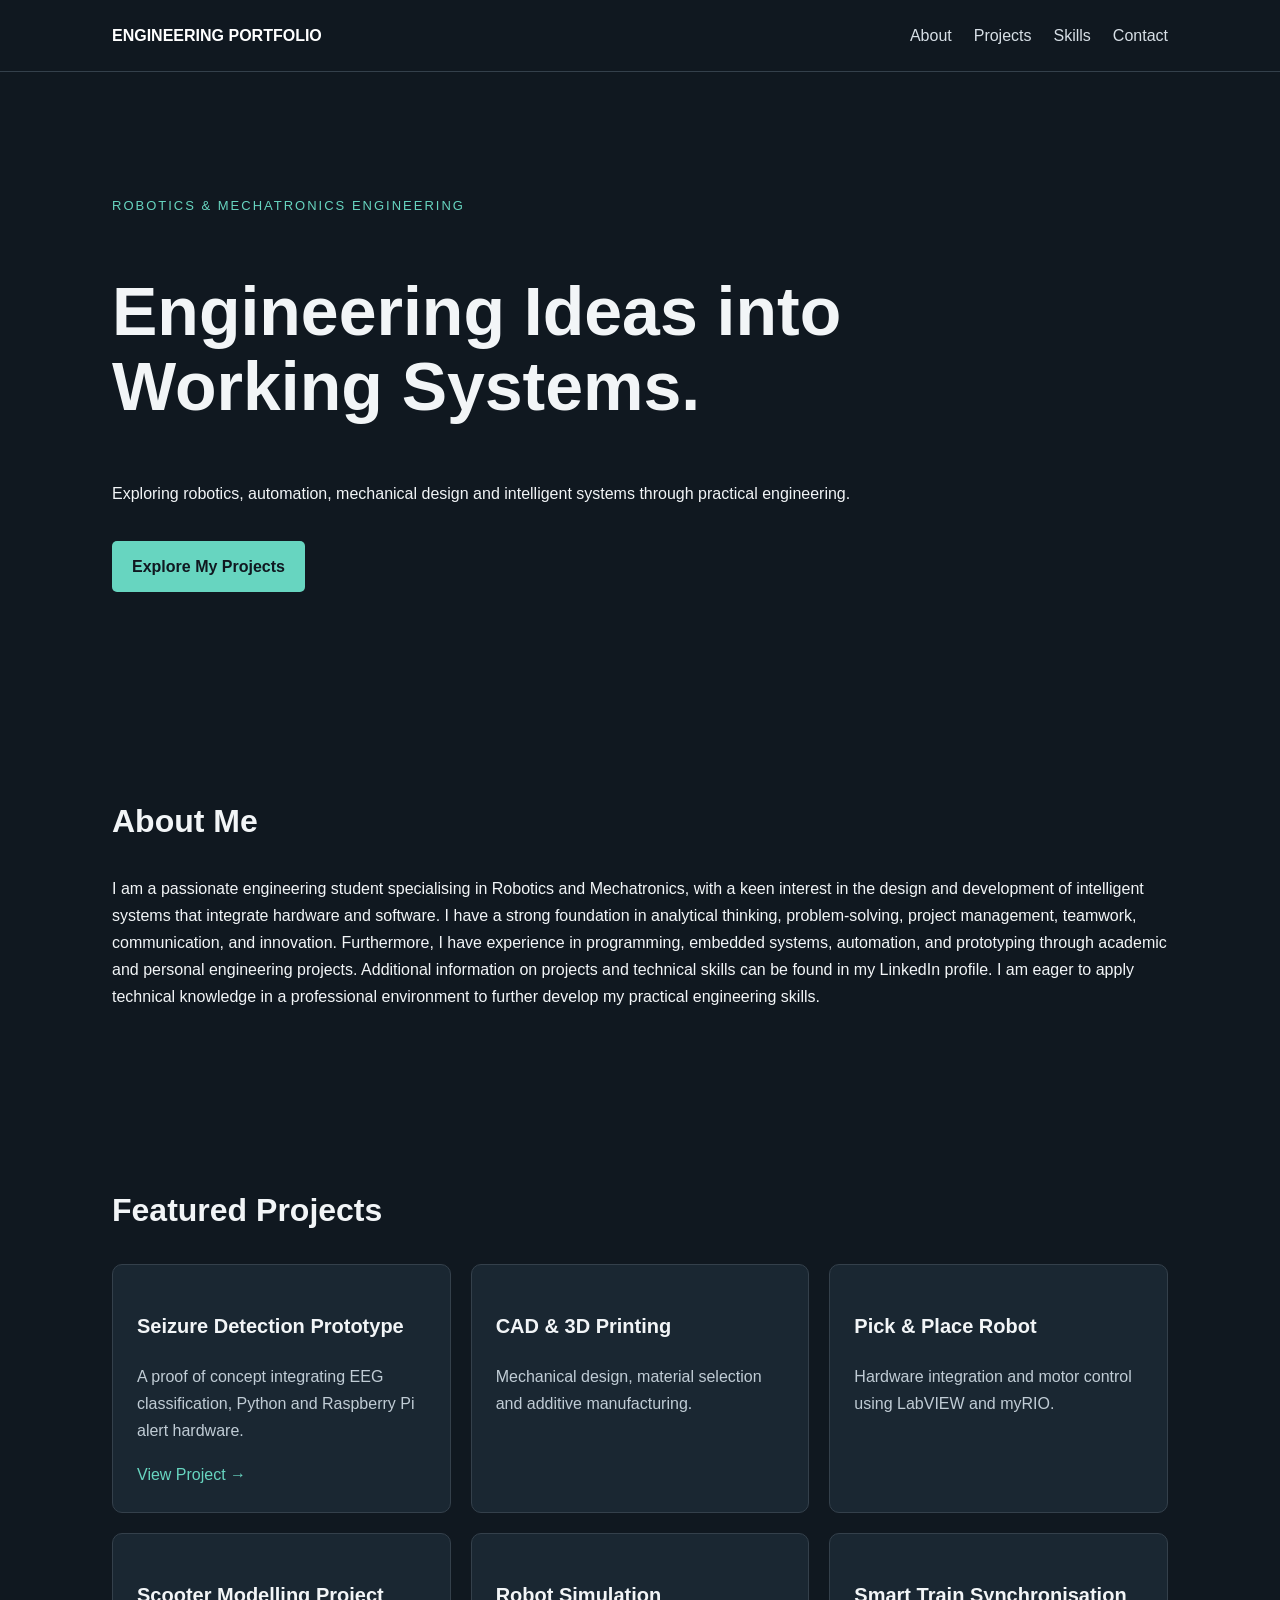
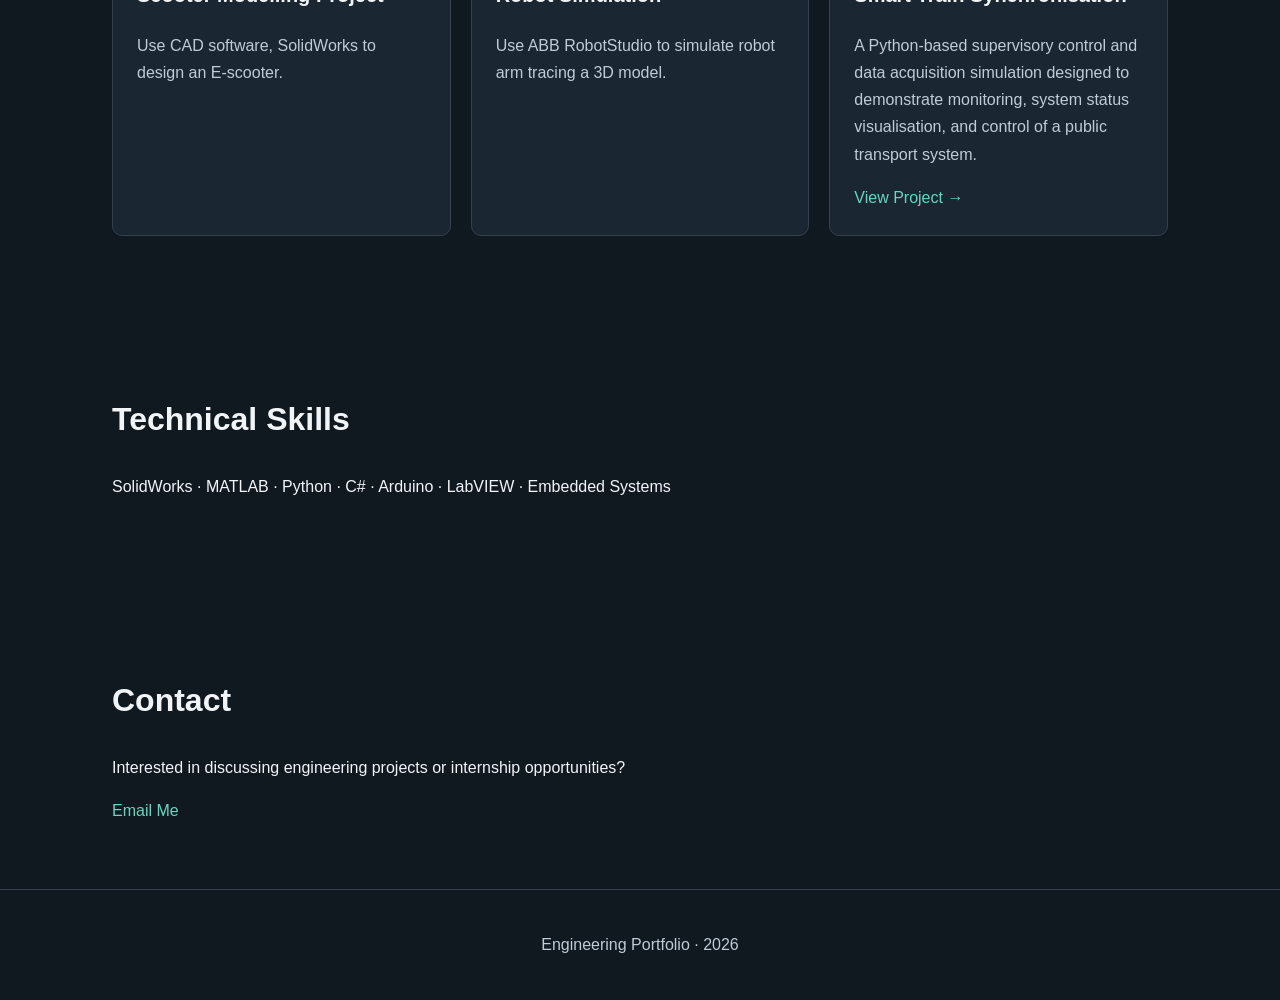
<file: index.html>
<!DOCTYPE html>
<html lang="en">
<head>
    <meta charset="UTF-8">
    <!-- makes it so that the website scales to whatever device you are using -->
    <meta name="viewport" content="width=device-width, initial-scale=1.0">

    <!-- Does not effect the webpage -->
    <title>Minupa's Engineering Portfolio</title>

    <link rel="stylesheet" href="style.css">
</head>

<body>

    <header>
        <nav>
            <a href="index.html" class="logo">ENGINEERING PORTFOLIO</a>

            <div class="nav-links">
                <a href="#about">About</a>
                <a href="#projects">Projects</a>
                <a href="#skills">Skills</a>
                <a href="#contact">Contact</a>
            </div>
        </nav>
    </header>

    <main>

        <section class="hero">
            <p class="eyebrow">ROBOTICS & MECHATRONICS ENGINEERING</p>

            <h1>Engineering Ideas into Working Systems.</h1>

            <p>
                Exploring robotics, automation, mechanical design and intelligent systems through practical engineering.
            </p>

            <a href="#projects" class="button">Explore My Projects</a>
        </section>

        <section id="about">
            <h2>About Me</h2>

            <p>
                I am a passionate engineering student specialising in Robotics and Mechatronics, with a keen interest 
                in the design and development of intelligent systems that integrate hardware and software. I have a 
                strong foundation in analytical thinking, problem-solving, project management, teamwork, communication, 
                and innovation. Furthermore, I have experience in programming, embedded systems, automation, and 
                prototyping through academic and personal engineering projects. Additional information on projects and 
                technical skills can be found in my LinkedIn profile. I am eager to apply technical knowledge in a 
                professional environment to further develop my practical engineering skills.
            </p>
        </section>

        <section id="projects">
            <h2>Featured Projects</h2>

            <div class="project-grid">

                <article class="project-card">
                    <h3>Seizure Detection Prototype</h3>
                    <p>
                        A proof of concept integrating EEG classification, Python and Raspberry Pi alert hardware.
                    </p>
                    <a href="projects/seizure-detection.html">
                        View Project →
                    </a>
                </article>

                <article class="project-card">
                    <h3>CAD & 3D Printing</h3>
                    <p>
                        Mechanical design, material selection and additive manufacturing.
                    </p>
                   <!-- <a href="projects/cad-printing.html">
                        View Project →
                    </a> -->
                </article>

                <article class="project-card">
                    <h3>Pick & Place Robot</h3>
                    <p>
                        Hardware integration and motor control using LabVIEW and myRIO.
                    </p>
                   <!-- <a href="projects/cad-printing.html">
                        View Project →
                    </a> -->
                </article>

                <article class="project-card">
                    <h3>Scooter Modelling Project</h3>
                    <p>
                        Use CAD software, SolidWorks to design an E-scooter.
                    </p>
                   <!-- <a href="projects/cad-printing.html">
                        View Project →
                    </a> -->
                </article>                

                <article class="project-card">
                    <h3>Robot Simulation</h3>
                    <p>
                        Use ABB RobotStudio to simulate robot arm tracing a 3D model. 
                    </p>
                   <!-- <a href="projects/cad-printing.html">
                        View Project →
                    </a> -->
                </article>

                <article class="project-card">
                    <h3>Smart Train Synchronisation</h3>
                    <p>
                        A Python-based supervisory control and data acquisition simulation designed to demonstrate 
                        monitoring, system status visualisation, and control of a public transport system.
                    </p>
                    <a href="projects/Smart Train Synchronisation.html">
                        View Project →
                    </a>
                </article>

            </div>
        </section>

        <section id="skills">
            <h2>Technical Skills</h2>

            <p>
                SolidWorks · MATLAB · Python · C# · Arduino · LabVIEW · Embedded Systems
            </p>
        </section>

        <section id="contact">
            <h2>Contact</h2>

            <p>
                Interested in discussing engineering projects or internship opportunities?
            </p>

            <a href="mailto:Desilvaminupa@gmail.com">
                Email Me
            </a>
        </section>

    </main>

    <footer>
        <p>Engineering Portfolio · 2026</p>
    </footer>

</body>
</html>
</file>
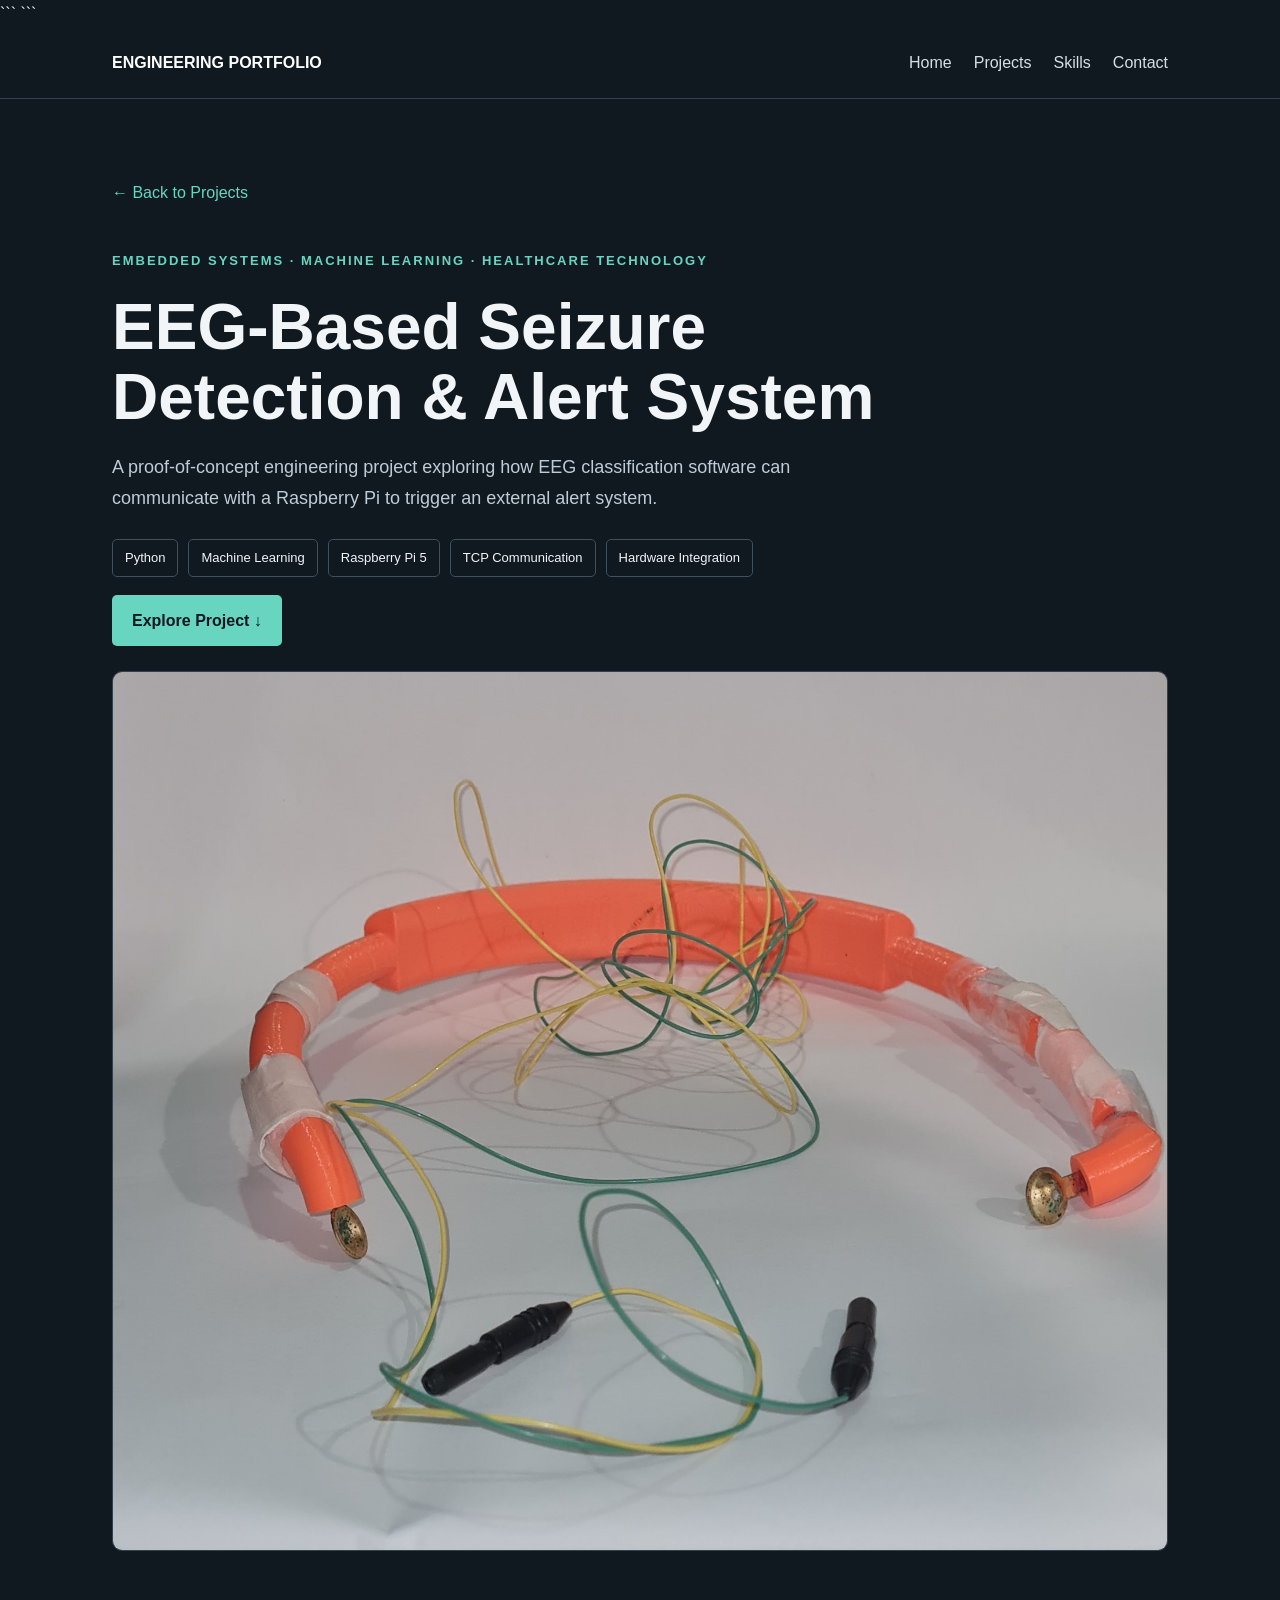
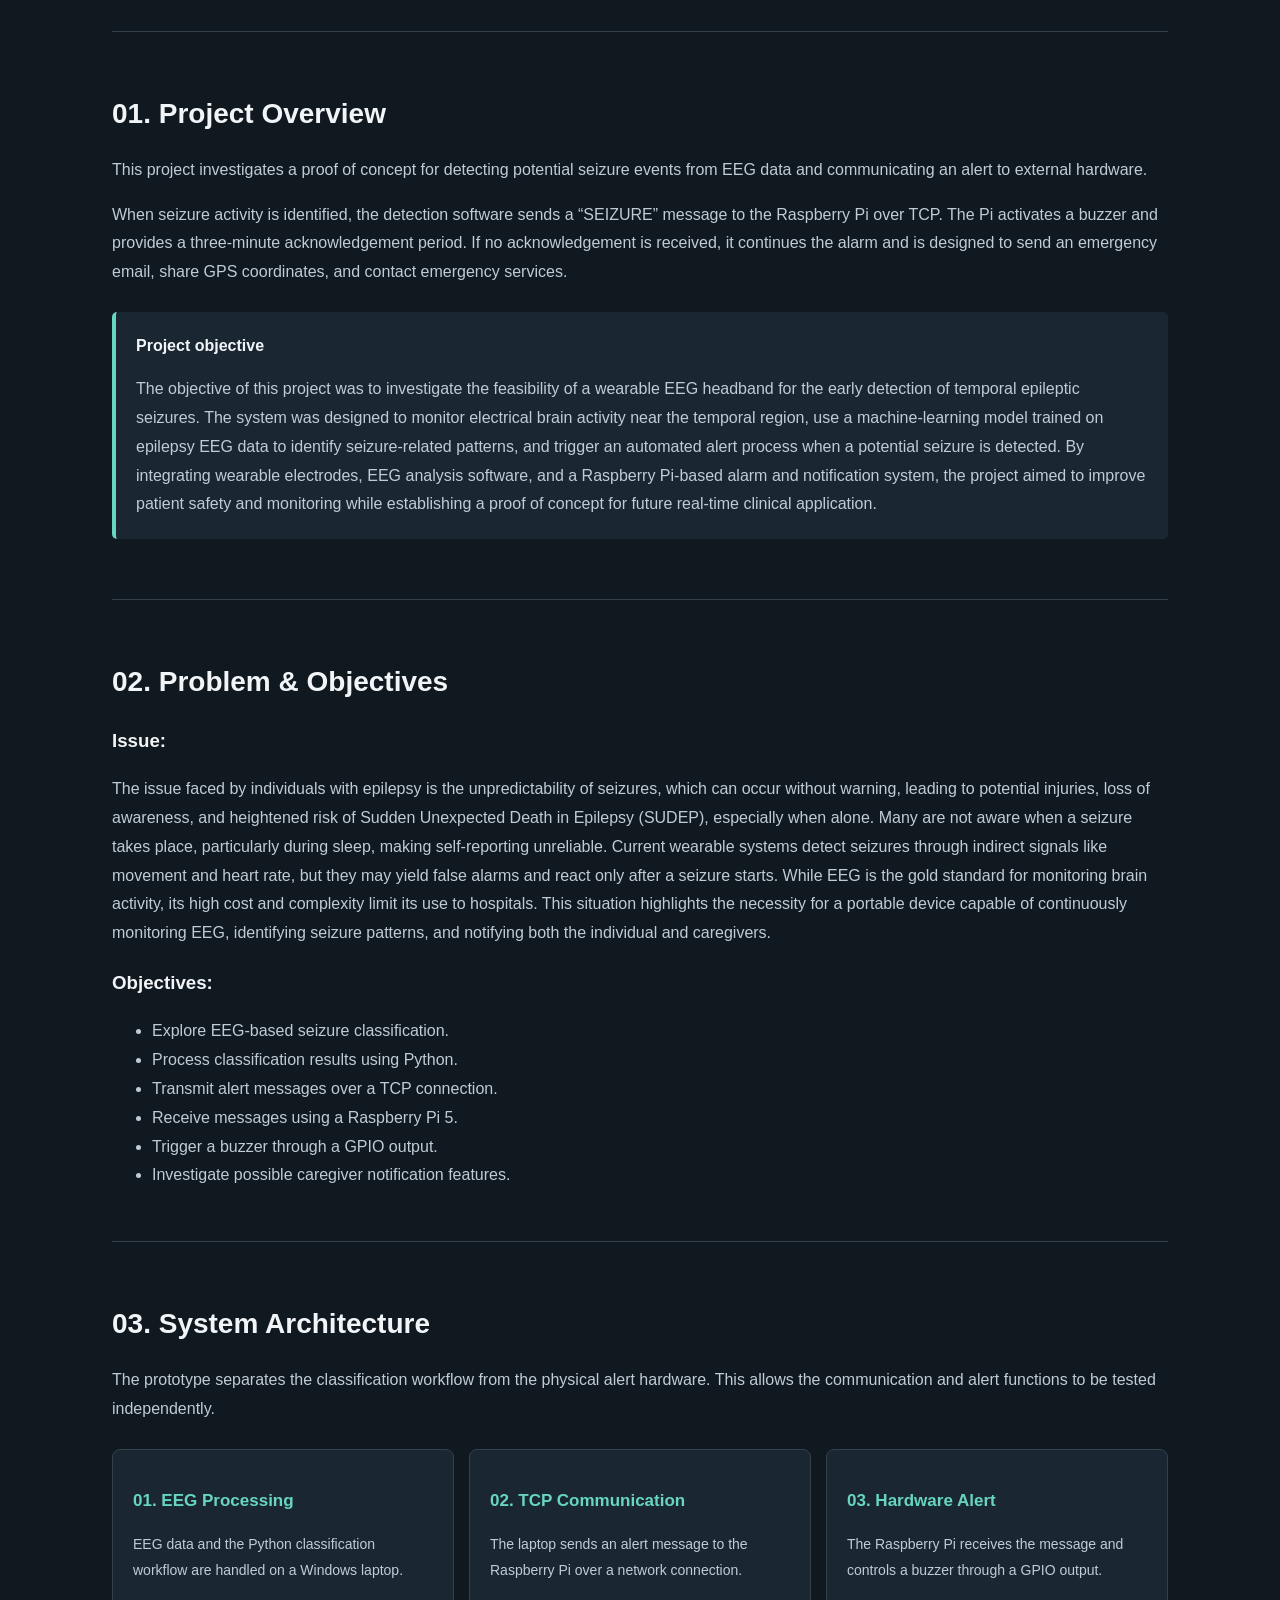
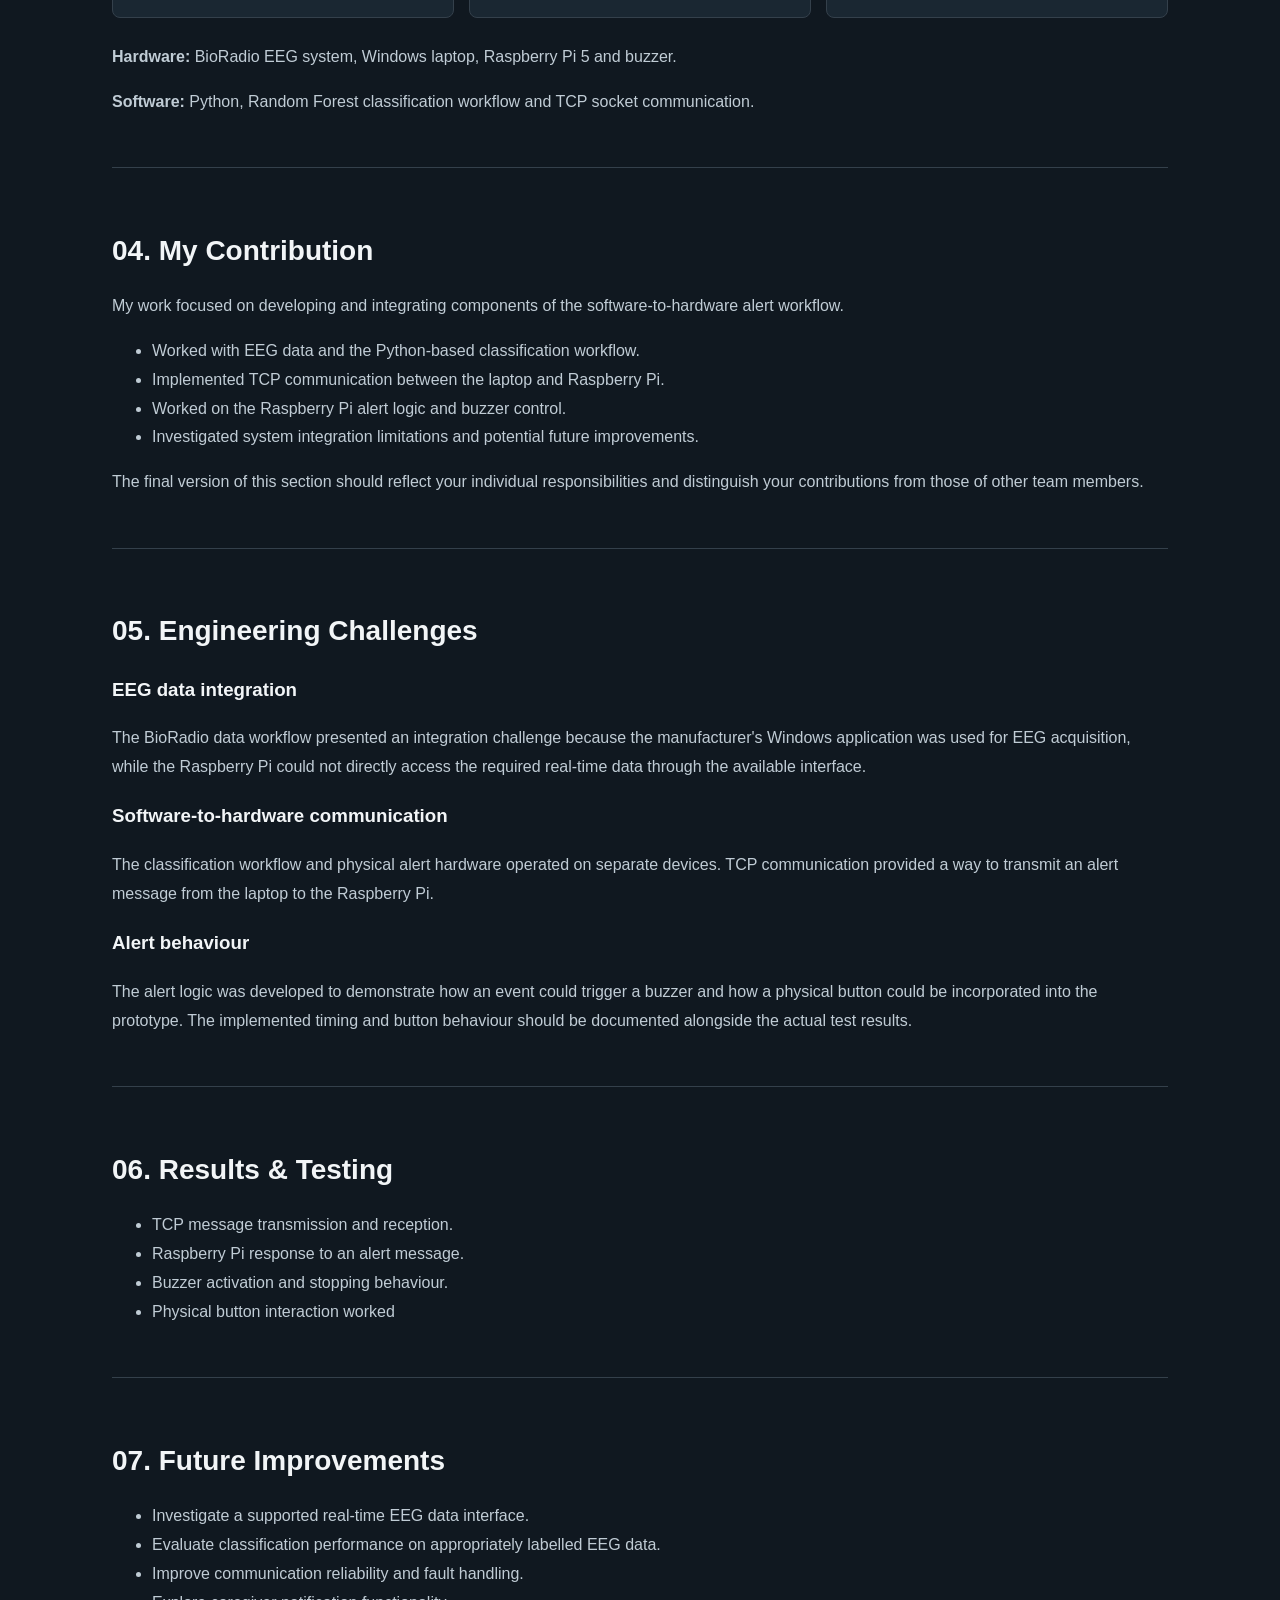
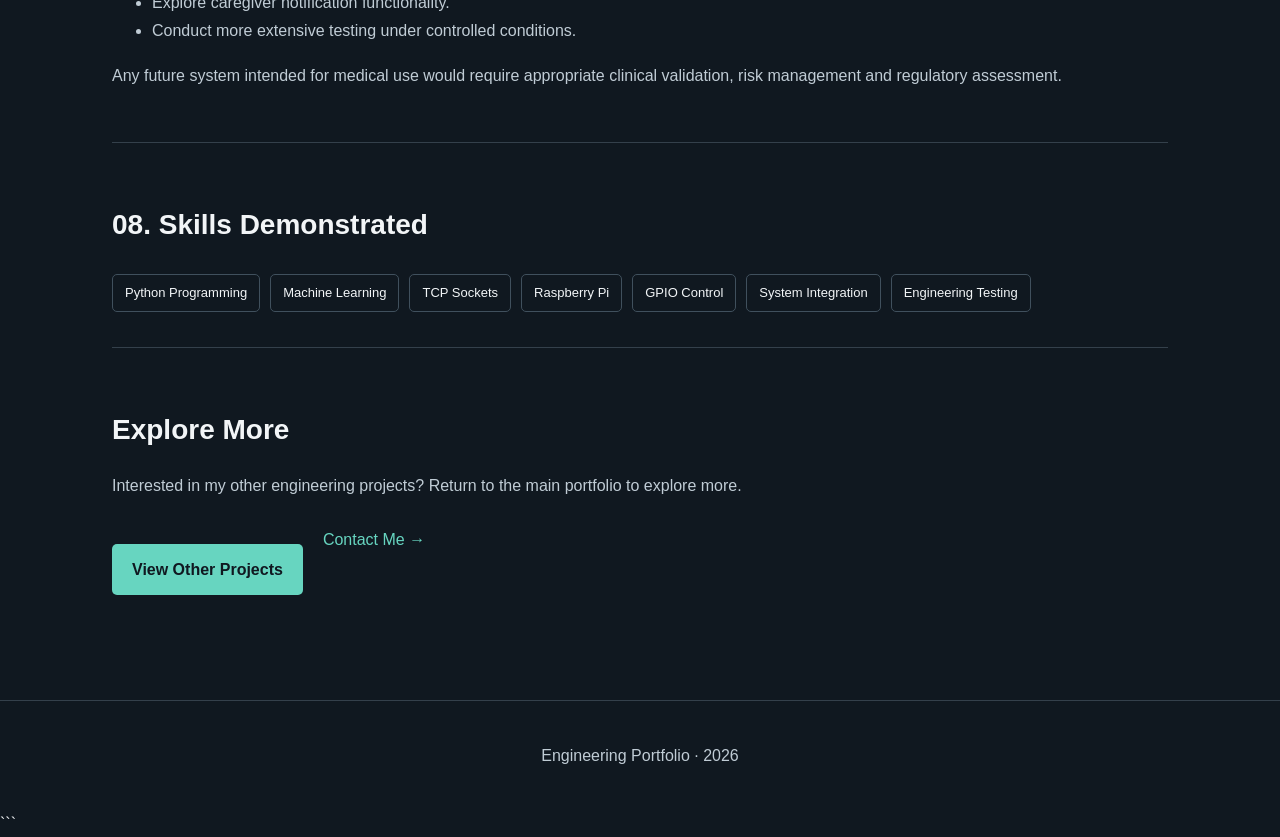
<file: projects/seizure-detection.html>
<!DOCTYPE html>

<html lang="en">
<head>
    <meta charset="UTF-8">
    <meta name="viewport" content="width=device-width, initial-scale=1.0">

```
<meta name="description"
      content="Engineering portfolio project exploring EEG-based seizure detection and alert hardware using Python, machine learning and Raspberry Pi.">

<title>Seizure Detection & Alert System | Engineering Portfolio</title>

<link rel="stylesheet" href="../style.css">


</head>

<body>

```
<!-- Navigation -->
<header>
    <nav>
        <a href="../index.html" class="logo">
            ENGINEERING PORTFOLIO
        </a>

        <div class="nav-links">
            <a href="../index.html">Home</a>
            <a href="../index.html#projects">Projects</a>
            <a href="../index.html#skills">Skills</a>
            <a href="../index.html#contact">Contact</a>
        </div>
    </nav>
</header>

<main>

    <!-- Project introduction -->
    <section class="project-hero">

        <a href="../index.html#projects" class="back-link">
            ← Back to Projects
        </a>

        <p class="project-label">
            Embedded Systems · Machine Learning · Healthcare Technology
        </p>

        <h1>EEG-Based Seizure Detection & Alert System</h1>

        <p class="project-intro">
            A proof-of-concept engineering project exploring how EEG
            classification software can communicate with a Raspberry Pi
            to trigger an external alert system.
        </p>

        <div class="project-tags">
            <span>Python</span>
            <span>Machine Learning</span>
            <span>Raspberry Pi 5</span>
            <span>TCP Communication</span>
            <span>Hardware Integration</span>
        </div>

        <a href="#overview" class="button">
            Explore Project ↓
        </a>

        <img
            src="../images/EEG hand band.jpg"
            alt="Overview of the seizure detection prototype"
            class="project-image">
        

    </section>

    <div class="project-content">

        <!-- Overview -->
        <section class="project-section" ID="overview">
            <h2>01. Project Overview</h2>

            <p>
                This project investigates a proof of concept for detecting potential seizure events 
                from EEG data and communicating an alert to external hardware.
            </p>

            <p>
                When seizure activity is identified, the detection software sends a “SEIZURE” message to the 
                Raspberry Pi over TCP. The Pi activates a buzzer and provides a three-minute acknowledgement period. 
                If no acknowledgement is received, it continues the alarm and is designed to send an emergency email, 
                share GPS coordinates, and contact emergency services.
            </p>

            <div class="project-callout">
                <strong>Project objective</strong>
                <p>
                    The objective of this project was to investigate the feasibility of a wearable EEG headband 
                    for the early detection of temporal epileptic seizures. The system was designed to monitor 
                    electrical brain activity near the temporal region, use a machine-learning model trained on 
                    epilepsy EEG data to identify seizure-related patterns, and trigger an automated alert process 
                    when a potential seizure is detected. By integrating wearable electrodes, EEG analysis software, 
                    and a Raspberry Pi-based alarm and notification system, the project aimed to improve patient safety 
                    and monitoring while establishing a proof of concept for future real-time clinical application.
                </p>
            </div>
        </section>

        <!-- Problem -->
        <section class="project-section">
            <h2>02. Problem & Objectives</h2>

            <h3>Issue:</h3>
            <p>
                The issue faced by individuals with epilepsy is the unpredictability of seizures, which can occur 
                without warning, leading to potential injuries, loss of awareness, and heightened risk of Sudden 
                Unexpected Death in Epilepsy (SUDEP), especially when alone. Many are not aware when a seizure takes 
                place, particularly during sleep, making self-reporting unreliable. Current wearable systems detect 
                seizures through indirect signals like movement and heart rate, but they may yield false alarms and 
                react only after a seizure starts. While EEG is the gold standard for monitoring brain activity, 
                its high cost and complexity limit its use to hospitals. This situation highlights the necessity for a 
                portable device capable of continuously monitoring EEG, identifying seizure patterns, and notifying 
                both the individual and caregivers.
            </p>

            <h3>Objectives:</h3>
            <ul>
                <li>Explore EEG-based seizure classification.</li>
                <li>Process classification results using Python.</li>
                <li>Transmit alert messages over a TCP connection.</li>
                <li>Receive messages using a Raspberry Pi 5.</li>
                <li>Trigger a buzzer through a GPIO output.</li>
                <li>Investigate possible caregiver notification features.</li>
            </ul>
        </section>

        <!-- Architecture -->
        <section class="project-section">
            <h2>03. System Architecture</h2>

            <p>
                The prototype separates the classification workflow
                from the physical alert hardware. This allows the
                communication and alert functions to be tested
                independently.
            </p>

            <div class="system-flow">

                <div class="flow-card">
                    <h3>01. EEG Processing</h3>
                    <p>
                        EEG data and the Python classification
                        workflow are handled on a Windows laptop.
                    </p>
                </div>

                <div class="flow-card">
                    <h3>02. TCP Communication</h3>
                    <p>
                        The laptop sends an alert message to the
                        Raspberry Pi over a network connection.
                    </p>
                </div>

                <div class="flow-card">
                    <h3>03. Hardware Alert</h3>
                    <p>
                        The Raspberry Pi receives the message and
                        controls a buzzer through a GPIO output.
                    </p>
                </div>

            </div>

            <p>
                <strong>Hardware:</strong>
                BioRadio EEG system, Windows laptop, Raspberry Pi 5
                and buzzer.
            </p>

            <p>
                <strong>Software:</strong>
                Python, Random Forest classification workflow and
                TCP socket communication.
            </p>

            <!-- Add a system diagram if available -->
            <!--
            <img
                src="../images/system-diagram.png"
                alt="System architecture diagram"
                class="project-image">
            -->

        </section>

        <!-- My contribution -->
        <section class="project-section">
            <h2>04. My Contribution</h2>

            <p>
                My work focused on developing and integrating
                components of the software-to-hardware alert
                workflow.
            </p>

            <ul>
                <li>
                    Worked with EEG data and the Python-based
                    classification workflow.
                </li>
                <li>
                    Implemented TCP communication between the
                    laptop and Raspberry Pi.
                </li>
                <li>
                    Worked on the Raspberry Pi alert logic and
                    buzzer control.
                </li>
                <li>
                    Investigated system integration limitations
                    and potential future improvements.
                </li>
            </ul>

            <p>
                The final version of this section should reflect
                your individual responsibilities and distinguish
                your contributions from those of other team members.
            </p>
        </section>

        <!-- Challenges -->
        <section class="project-section">
            <h2>05. Engineering Challenges</h2>

            <h3>EEG data integration</h3>

            <p>
                The BioRadio data workflow presented an integration
                challenge because the manufacturer's Windows
                application was used for EEG acquisition, while
                the Raspberry Pi could not directly access the
                required real-time data through the available
                interface.
            </p>

            <h3>Software-to-hardware communication</h3>

            <p>
                The classification workflow and physical alert
                hardware operated on separate devices. TCP
                communication provided a way to transmit an alert
                message from the laptop to the Raspberry Pi.
            </p>

            <h3>Alert behaviour</h3>

            <p>
                The alert logic was developed to demonstrate how
                an event could trigger a buzzer and how a physical
                button could be incorporated into the prototype.
                The implemented timing and button behaviour should
                be documented alongside the actual test results.
            </p>

        </section>

        <!-- Results -->
        <section class="project-section">
            <h2>06. Results & Testing</h2>

            <ul>
                <li>TCP message transmission and reception.</li>
                <li>Raspberry Pi response to an alert message.</li>
                <li>Buzzer activation and stopping behaviour.</li>
                <li>Physical button interaction worked</li>
            </ul>

        </section>

        <!-- Future work -->
        <section class="project-section">
            <h2>07. Future Improvements</h2>

            <ul>
                <li>
                    Investigate a supported real-time EEG data interface.
                </li>
                <li>
                    Evaluate classification performance on appropriately labelled EEG data.
                </li>
                <li>
                    Improve communication reliability and fault handling.
                </li>
                <li>
                    Explore caregiver notification functionality.
                </li>
                <li>
                    Conduct more extensive testing under controlled conditions.
                </li>
            </ul>

            <p>
                Any future system intended for medical use would
                require appropriate clinical validation, risk
                management and regulatory assessment.
            </p>
        </section>

        <!-- Skills -->
        <section class="project-section">
            <h2>08. Skills Demonstrated</h2>

            <div class="project-tags">
                <span>Python Programming</span>
                <span>Machine Learning</span>
                <span>TCP Sockets</span>
                <span>Raspberry Pi</span>
                <span>GPIO Control</span>
                <span>System Integration</span>
                <span>Engineering Testing</span>
            </div>
        </section>

        <!-- Links -->
        <section class="project-section">
            <h2>Explore More</h2>

            <p>
                Interested in my other engineering projects?
                Return to the main portfolio to explore more.
            </p>

            <div class="project-links">
                <a href="../index.html#projects" class="button">
                    View Other Projects
                </a>

                <a href="../index.html#contact">
                    Contact Me →
                </a>
            </div>
        </section>

    </div>

</main>

<footer>
    <p>Engineering Portfolio · 2026</p>
</footer>
```

</body>
</html>
</file>
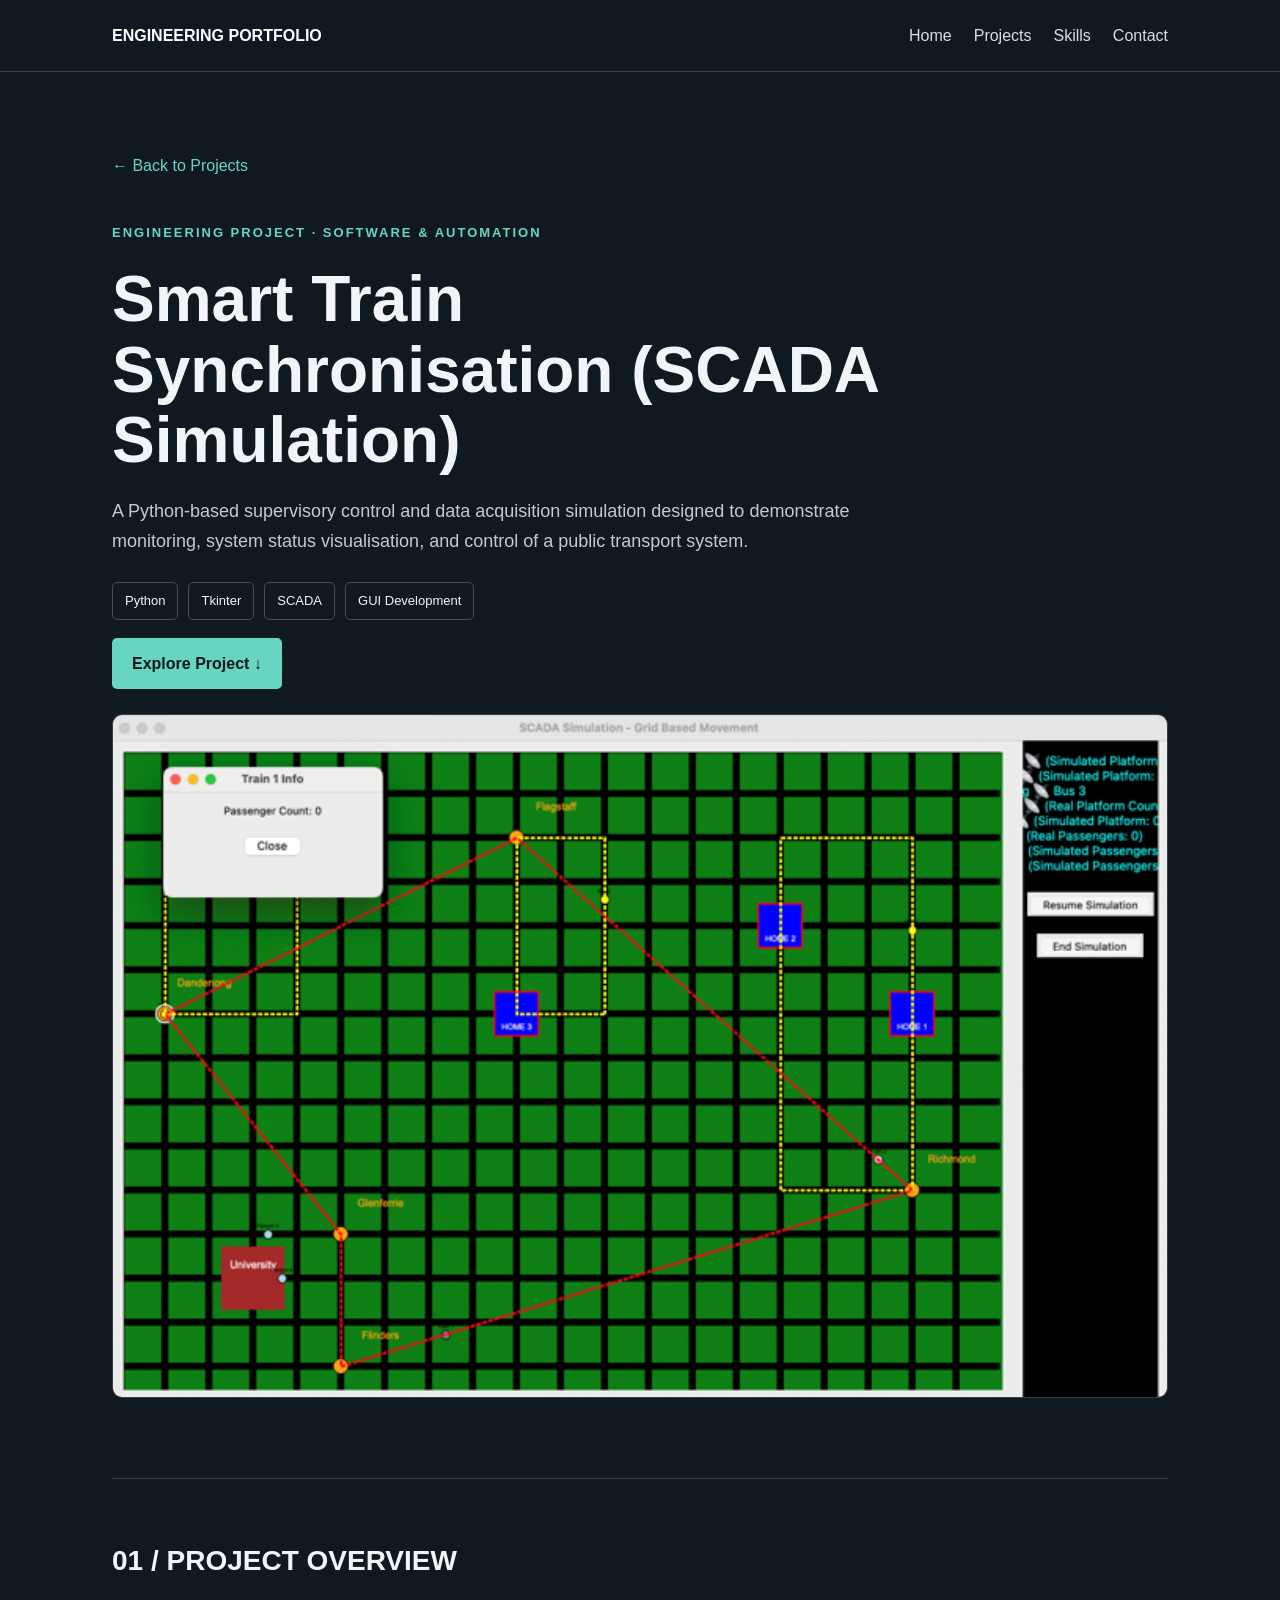
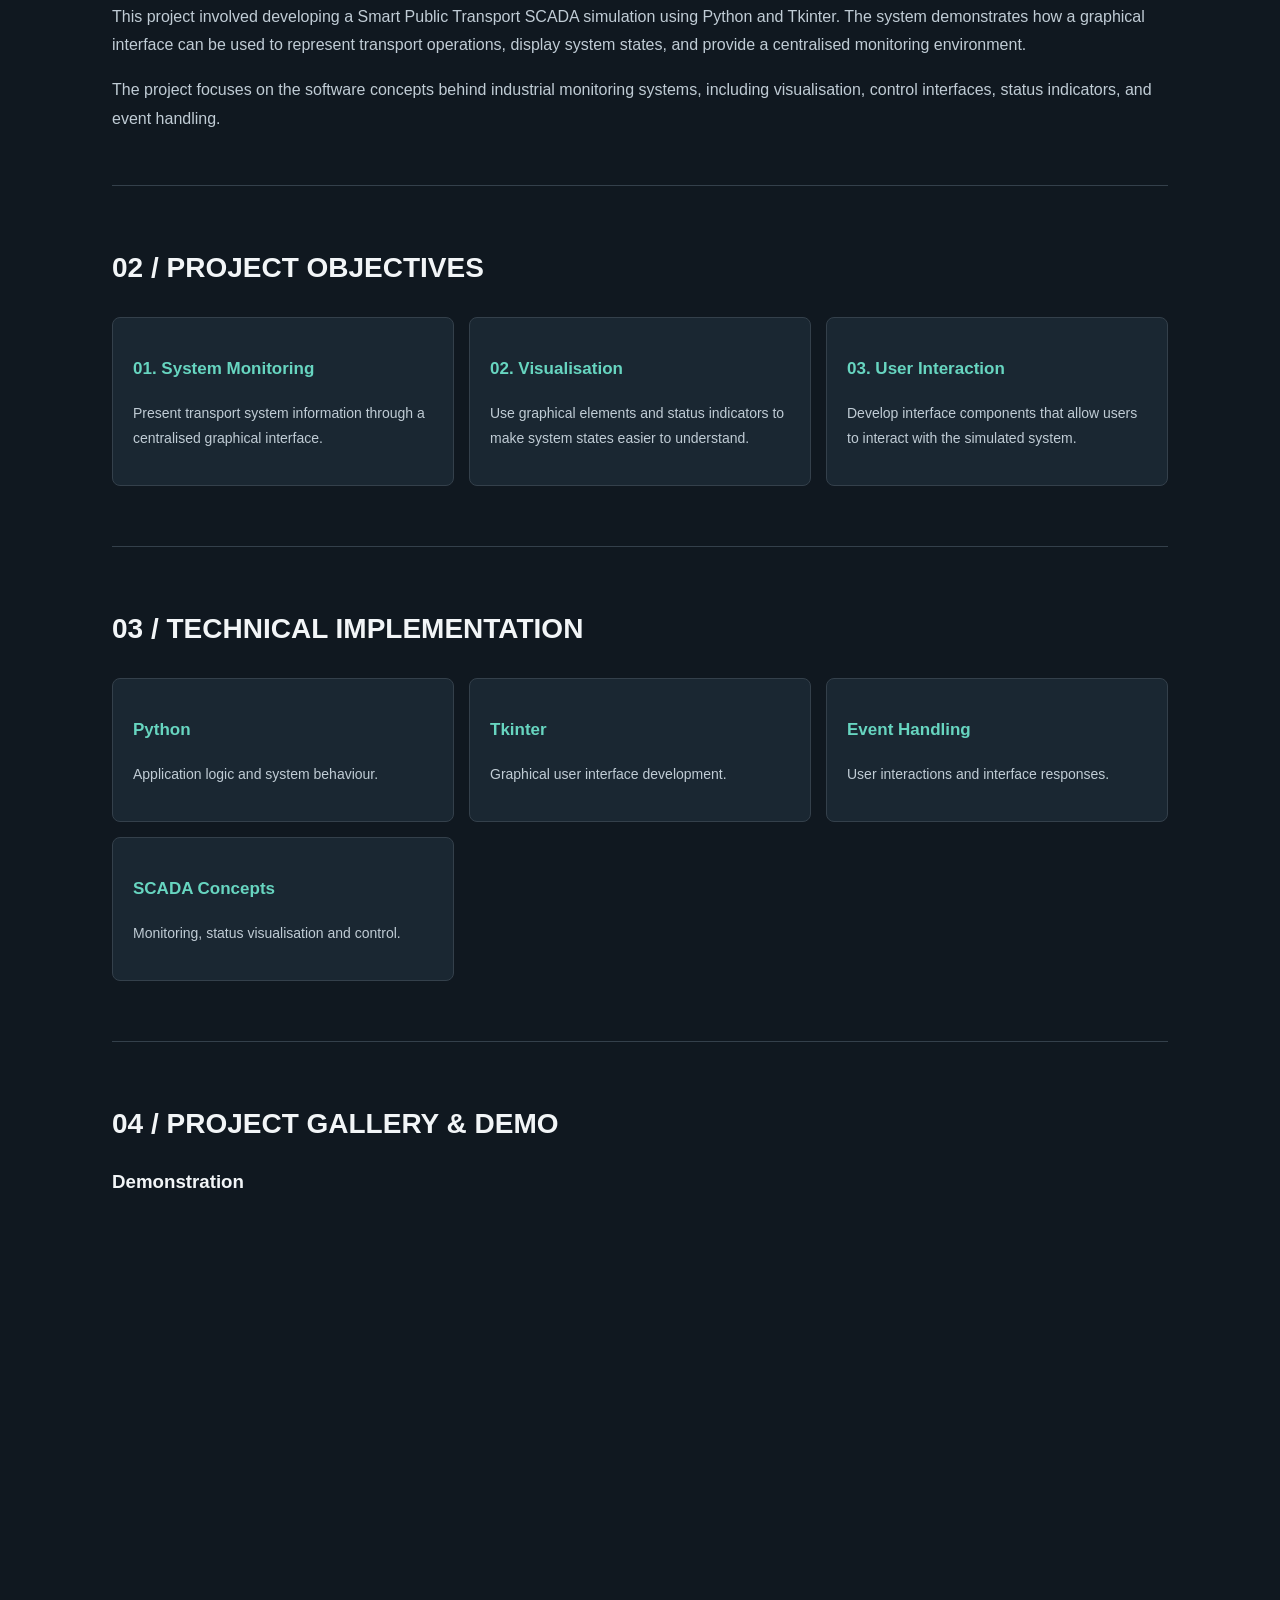
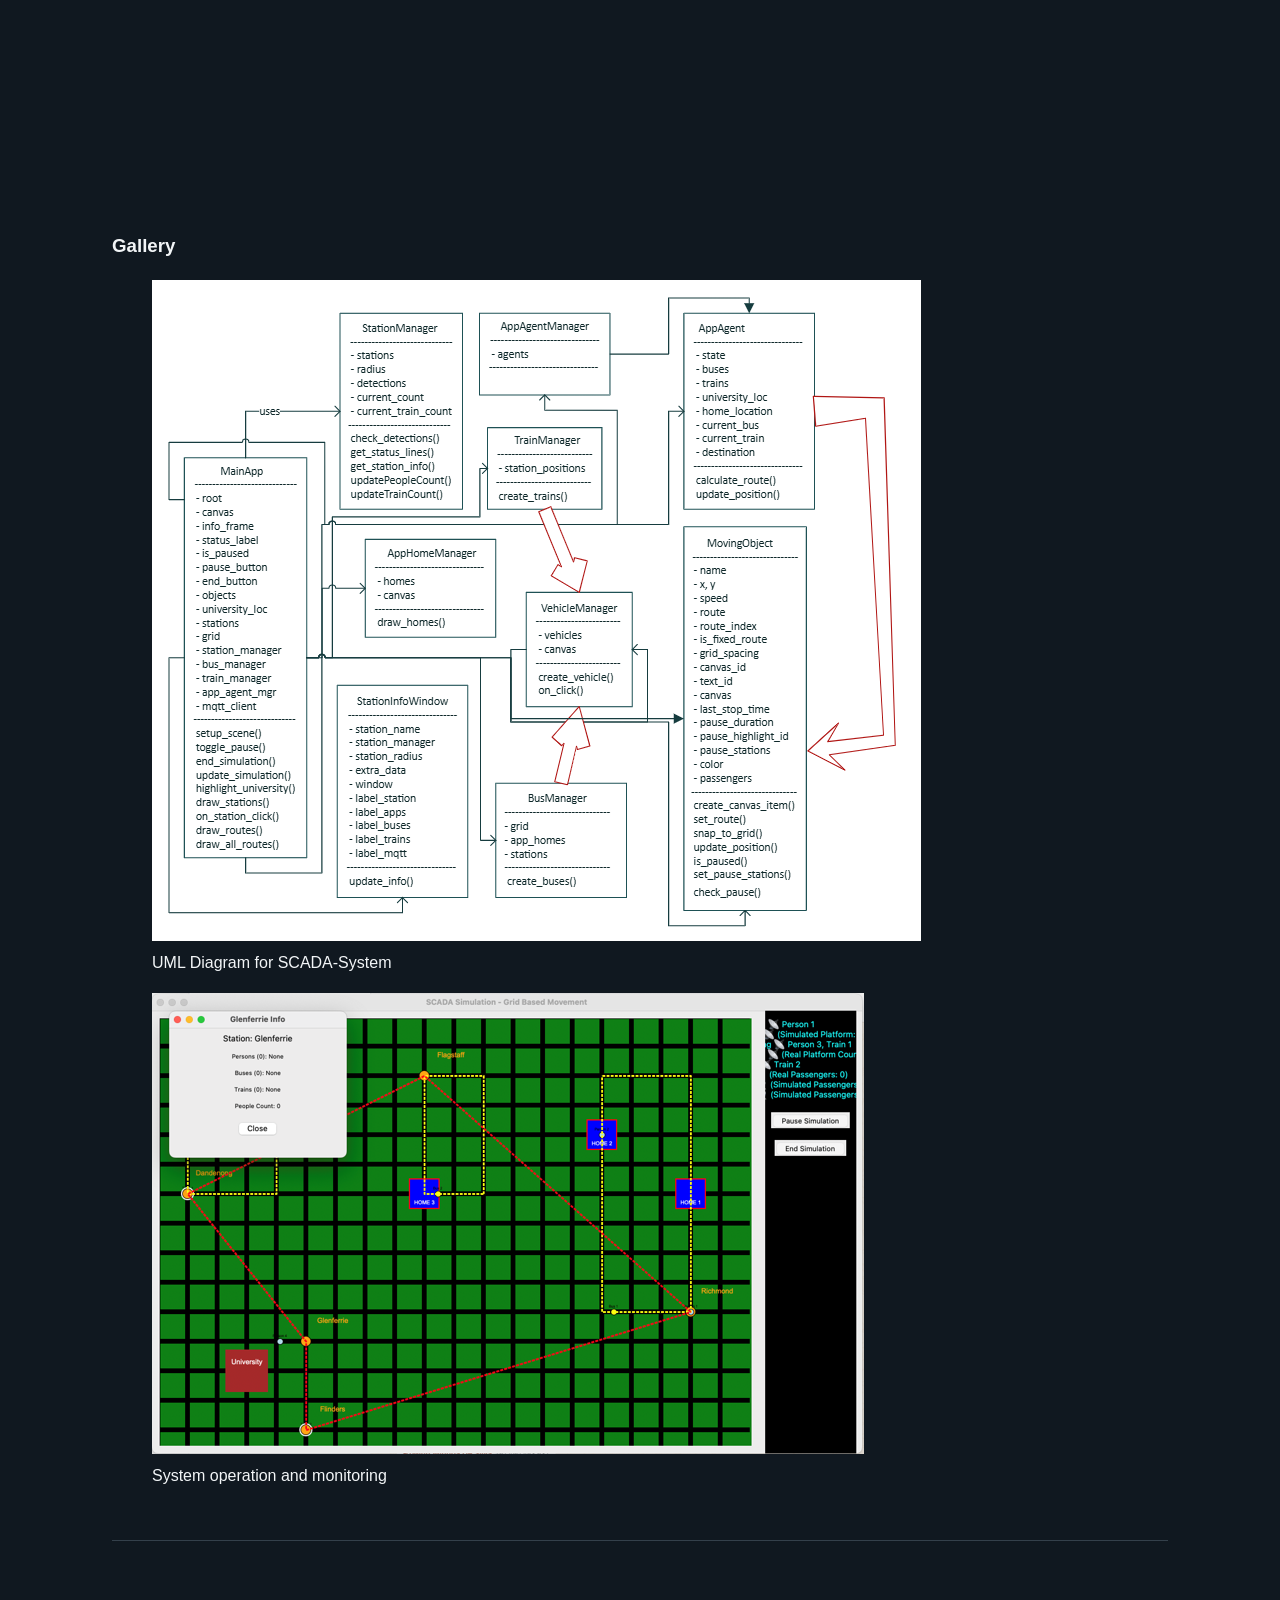
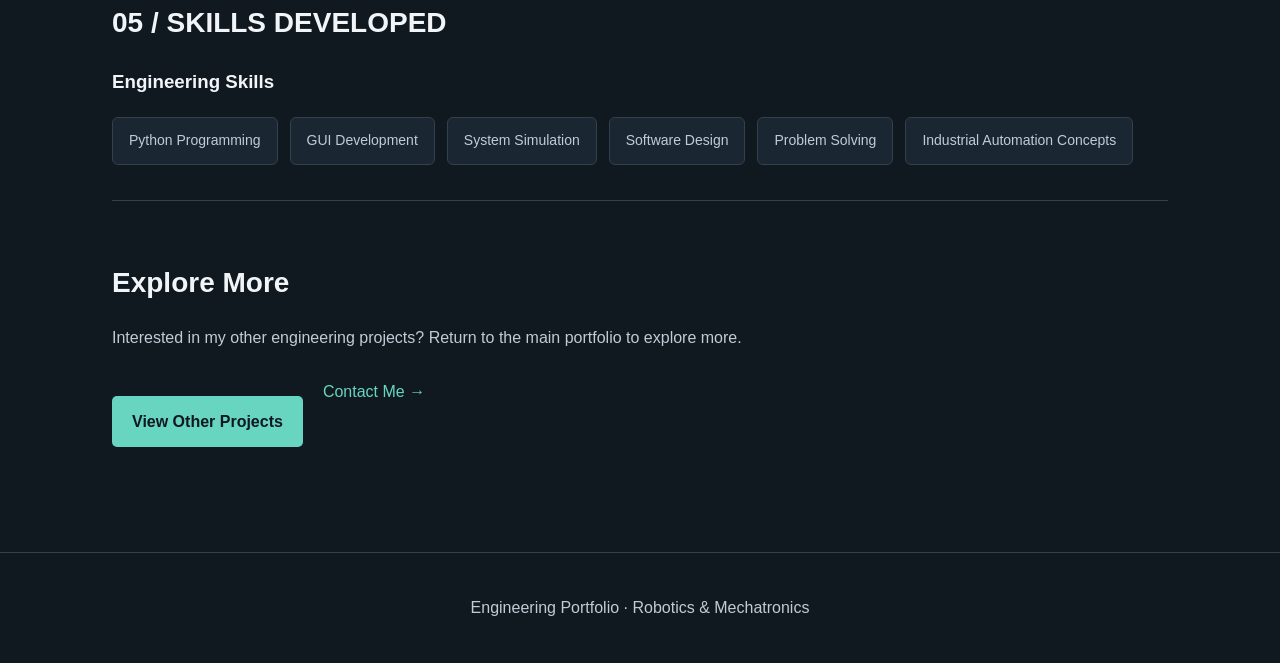
<file: projects/Smart Train Synchronisation.html>
<!DOCTYPE html>
<html lang="en">

<head>
    <meta charset="UTF-8">
    <meta name="viewport" content="width=device-width, initial-scale=1.0">

    <title>Smart Train Synchronisation | Engineering Portfolio</title>

    <link rel="stylesheet" href="../style.css">

</head>


<body>

    <!-- Navigation Bar -->
    <header>
        <nav>

            <a href="../index.html" class="logo">
                ENGINEERING PORTFOLIO
            </a>

            <div class="nav-links">
                <a href="../index.html">Home</a>
                <a href="../index.html#projects">Projects</a>
                <a href="../index.html#skills">Skills</a>
                <a href="../index.html#contact">Contact</a>
            </div>

        </nav>
    </header>


    <!-- Project Hero Section -->
    <section class="project-hero">

            <a href="../index.html#projects" class="back-link"> 
                ← Back to Projects 
            </a>

            <p class="project-label">
                ENGINEERING PROJECT · SOFTWARE & AUTOMATION
            </p>

            <h1>
                Smart Train Synchronisation
                <span>(SCADA Simulation)</span>
            </h1>

            <p class="project-intro">
                A Python-based supervisory control and data acquisition simulation designed to demonstrate monitoring, 
                system status visualisation, and control of a public transport system.
            </p>

            <div class="project-tags">
                <span>Python</span>
                <span>Tkinter</span>
                <span>SCADA</span>
                <span>GUI Development</span>
            </div>

            <a href="#overview" class="button">
                Explore Project ↓
            </a>

            <img 
                src="../images/SCADA sim final.png" 
                alt="Overview of the SCADA interface" 
                class="project-image">

    </section>    

    <div class="project-content"> 
    <!-- Project Information -->
        <section class="project-section" ID="overview">

            <h2>01 / PROJECT OVERVIEW</h2>


            <p>
                This project involved developing a Smart Public Transport
                SCADA simulation using Python and Tkinter. The system
                demonstrates how a graphical interface can be used to
                represent transport operations, display system states,
                and provide a centralised monitoring environment.
            </p>

            <p>
                The project focuses on the software concepts behind
                industrial monitoring systems, including visualisation,
                control interfaces, status indicators, and event handling.
            </p>

        </section>


        <!-- Objectives -->
        <section class="project-section">

            <h2>02 / PROJECT OBJECTIVES</h2>


            <div class="system-flow">

                <div class="flow-card">
                    <h3>01. System Monitoring</h3>
                    <p>
                        Present transport system information through
                        a centralised graphical interface.
                    </p>
                </div>

                <div class="flow-card">
                    <h3>02. Visualisation</h3>
                    <p>
                        Use graphical elements and status indicators
                        to make system states easier to understand.
                    </p>
                </div>

                <div class="flow-card">
                    <h3>03. User Interaction</h3>
                    <p>
                        Develop interface components that allow users
                        to interact with the simulated system.
                    </p>
                </div>

            </div>

        </section>


        <!-- Technical Implementation -->
        <section class="project-section">

            <h2>03 / TECHNICAL IMPLEMENTATION</h2>

            <div class="system-flow">

                <div class="flow-card">
                    <h3>Python</h3>
                    <p>Application logic and system behaviour.</p>
                </div>

                <div class="flow-card">
                    <h3>Tkinter</h3>
                    <p>Graphical user interface development.</p>
                </div>

                <div class="flow-card">
                    <h3>Event Handling</h3>
                    <p>User interactions and interface responses.</p>
                </div>

                <div class="flow-card">
                    <h3>SCADA Concepts</h3>
                    <p>Monitoring, status visualisation and control.</p>
                </div>

            </div>

        </section>


        <!-- Screenshots -->
        <section class="project-section">

            <h2>04 / PROJECT GALLERY & DEMO</h2>

            <h3>Demonstration</h3>

            <div class="video-container">

                <iframe
                    src="https://www.youtube.com/embed/p8wNVbA10i4"
                    title="SCADA Simulation Demonstration"
                    allow="accelerometer; autoplay; clipboard-write;
                        encrypted-media; gyroscope; picture-in-picture;
                        web-share"
                    referrerpolicy="strict-origin-when-cross-origin"
                    allowfullscreen>
                </iframe>

            </div>

            <h3>Gallery</h3>

            <div class="gallery">

                <figure class="gallery-item">
                    <img
                        src="../images/UML diagram for SCADA.png"
                        alt="UML diagram for scada-system"
                    >

                    <figcaption>
                        UML Diagram for SCADA-System
                    </figcaption>
                </figure>

                <figure class="gallery-item">
                    <img
                        src="../images/SCADA sim.png"
                        alt="Screenshot showing the SCADA system functionality"
                    >

                    <figcaption>
                        System operation and monitoring
                    </figcaption>
                </figure>

            </div>

        </section>


        <!-- Skills -->
        <section class="project-section">

            <h2>05 / SKILLS DEVELOPED</h2>

            <h3>Engineering Skills</h3>

            <div class="skill-list">
                <li>Python Programming</li>
                <li>GUI Development</li>
                <li>System Simulation</li>
                <li>Software Design</li>
                <li>Problem Solving</li>
                <li>Industrial Automation Concepts</li>
            </div>

        </section>


        <!-- Links -->
        <section class="project-section">
            <h2>Explore More</h2>

            <p>
                Interested in my other engineering projects?
                Return to the main portfolio to explore more.
            </p>

            <div class="project-links">
                <a href="../index.html#projects" class="button">
                    View Other Projects
                </a>

                <a href="../index.html#contact">
                    Contact Me →
                </a>
            </div>
        </section>

    </div>

    <!-- Footer -->
    <footer>
        <p>Engineering Portfolio · Robotics & Mechatronics</p>
    </footer>

</body>
</html>
</file>
<file: style.css>
* {
    box-sizing: border-box;
}

html {
    scroll-behavior: smooth;
}

body {
    margin: 0;
    font-family: Arial, sans-serif;
    background: #101820;
    color: #f2f5f7;
    line-height: 1.7;
}

header {
    border-bottom: 1px solid #34404b;
}

nav {
    max-width: 1100px;
    margin: auto;
    padding: 22px;
    display: flex;
    justify-content: space-between;
    align-items: center;
    gap: 20px;
}

.logo {
    font-weight: bold;
    color: #ffffff;
    text-decoration: none;
}

.nav-links {
    display: flex;
    gap: 22px;
}

a {
    color: #67d5c0;
    text-decoration: none;
}

.nav-links a {
    color: #d7dfe6;
}

.hero,
section {
    max-width: 1100px;
    margin: auto;
    padding: 65px 22px;
}

.hero {
    padding-top: 110px;
    padding-bottom: 110px;
}

.eyebrow {
    color: #67d5c0;
    letter-spacing: 2px;
    font-size: 13px;
}

h1 {
    max-width: 800px;
    font-size: clamp(38px, 6vw, 68px);
    line-height: 1.1;
}

h2 {
    font-size: 32px;
}

.button {
    display: inline-block;
    margin-top: 18px;
    padding: 12px 20px;
    background: #67d5c0;
    color: #101820;
    font-weight: bold;
    border-radius: 5px;
}

.project-grid {
    display: grid;
    grid-template-columns: repeat(3, minmax(0, 1fr));
    gap: 20px;
}

.project-card {
    padding: 24px;
    background: #1a2732;
    border: 1px solid #34404b;
    border-radius: 10px;
}

.project-card h3 {
    font-size: 20px;
}

.project-card p {
    color: #c0ccd5;
}

footer {
    text-align: center;
    padding: 25px;
    border-top: 1px solid #34404b;
    color: #c0ccd5;
}

@media (max-width: 700px) {
    nav {
        flex-direction: column;
    }

    .nav-links {
        flex-wrap: wrap;
        justify-content: center;
    }

    .project-grid {
        grid-template-columns: 1fr;
    }

    .hero {
        padding-top: 70px;
        padding-bottom: 70px;
    }

    .system-flow {
        grid-template-columns: 1fr;
    }

    .project-hero {
        padding-top: 45px;
    }

    .architecture {
        flex-direction: column;
        align-items: stretch;
    }

    .architecture-arrow {
        transform: rotate(90deg);
        padding: 5px;
    }
}

.project-hero {
    padding: 80px 22px 55px;
    max-width: 1100px;
    margin: auto;
}

.back-link {
    display: inline-block;
    margin-bottom: 30px;
    color: #67d5c0;
}

.project-label {
    color: #67d5c0;
    text-transform: uppercase;
    letter-spacing: 2px;
    font-size: 13px;
    font-weight: bold;
}

.project-hero h1 {
    max-width: 850px;
    font-size: clamp(38px, 6vw, 64px);
    line-height: 1.1;
    margin: 20px 0;
}

.project-intro {
    max-width: 760px;
    color: #c0ccd5;
    font-size: 18px;
}

.project-tags {
    display: flex;
    flex-wrap: wrap;
    gap: 10px;
    margin-top: 25px;
}

.project-tags span {
    padding: 7px 12px;
    border: 1px solid #40505d;
    border-radius: 5px;
    font-size: 13px;
}

.project-content {
    max-width: 1100px;
    margin: auto;
    padding: 0 22px 70px;
}

.project-section {
    padding: 35px 0;
    border-top: 1px solid #34404b;
}

.project-section h2 {
    font-size: 28px;
    margin-bottom: 18px;
}

.project-section p,
    .project-section li {
        color: #c0ccd5;
        line-height: 1.8;
}

.project-image {
    width: 100%;
    display: block;
    border-radius: 10px;
    margin: 25px 0;
    border: 1px solid #34404b;
}

.image-placeholder {
    padding: 45px 20px;
    background: #1a2732;
    border: 1px dashed #60717e;
    border-radius: 10px;
    text-align: center;
    color: #c0ccd5;
    margin: 25px 0;
}

.image-placeholder p {
    margin-bottom: 0;
}

.system-flow {
    display: grid;
    grid-template-columns: repeat(3, minmax(0, 1fr));
    gap: 15px;
    margin: 25px 0;
}

.flow-card {
    background: #1a2732;
    border: 1px solid #34404b;
    border-radius: 8px;
    padding: 20px;
}

.flow-card h3 {
    color: #67d5c0;
    font-size: 17px;
}

.flow-card p {
    font-size: 14px;
}

.project-callout {
    background: #1a2732;
    border-left: 4px solid #67d5c0;
    border-radius: 5px;
    padding: 20px;
    margin: 25px 0;
}

.project-callout p {
    margin-bottom: 0;
}

.project-links {
    display: flex;
    flex-wrap: wrap;
    gap: 20px;
    margin-top: 25px;
}


/* System architecture container */
.architecture {
    display: flex;
    align-items: stretch;
    justify-content: center;
    gap: 18px;
    margin: 30px 0;
}

/* Individual architecture boxes */
.architecture-box {
    flex: 1;
    background: #1a2732;
    border: 1px solid #34404b;
    border-radius: 10px;
    padding: 25px 20px;
    text-align: center;
    transition: transform 0.3s ease,
                border-color 0.3s ease;
}

/* Hover effect */
.architecture-box:hover {
    transform: translateY(-5px);
    border-color: #67d5c0;
}

/* Number inside each box */
.architecture-box span {
    display: inline-block;
    color: #67d5c0;
    font-size: 14px;
    font-weight: bold;
    margin-bottom: 12px;
}

/* Box heading */
.architecture-box h3 {
    color: #67d5c0;
    margin: 5px 0 10px;
    font-size: 20px;
}

/* Box description */
.architecture-box p {
    color: #c0ccd5;
    line-height: 1.7;
    margin: 0;
}

/* Arrows between boxes */
.architecture-arrow {
    display: flex;
    align-items: center;
    justify-content: center;
    color: #67d5c0;
    font-size: 28px;
}

/* Note below the diagram */
.architecture-note {
    color: #c0ccd5;
    font-size: 14px;
    text-align: center;
    margin-top: 20px;
}

/* Skills List */
.skill-list {
    display: flex;
    flex-wrap: wrap;
    gap: 12px;
    margin-top: 20px;
    padding: 0;
    list-style: none;
}

/* Individual Skill Tags */
.skill-list li {
    background-color: #1a2732;
    color: #c0ccd5;
    border: 1px solid #34404b;
    border-radius: 6px;
    padding: 10px 16px;
    font-size: 14px;
    transition: all 0.3s ease;
}

/* Hover Effect */
.skill-list li:hover {
    color: #67d5c0;
    border-color: #67d5c0;
    transform: translateY(-3px);
}

.video-container iframe {
    display: block;
    width: 100%;
    aspect-ratio: 16 / 9;
    border: none;
}
</file>
